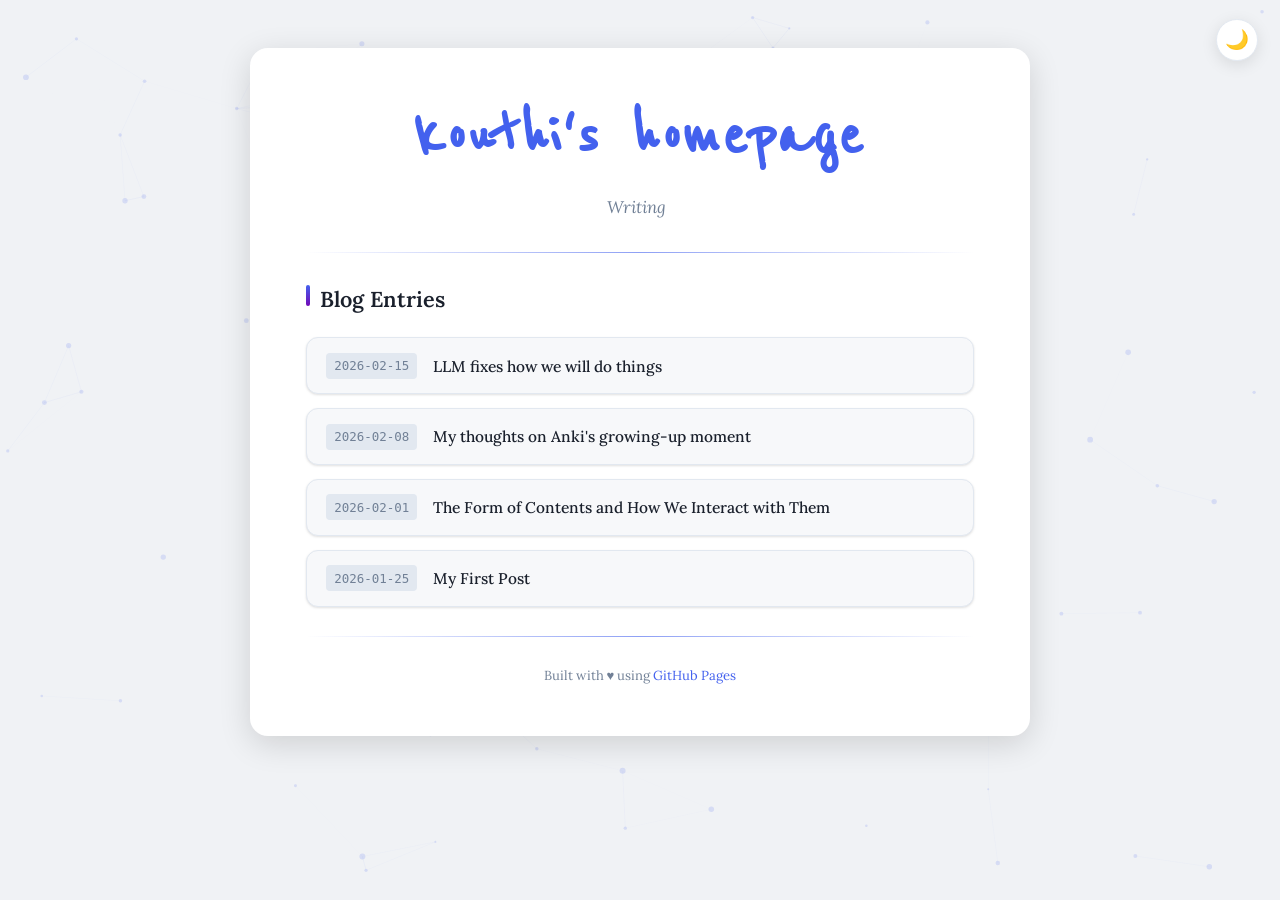
<file: index.html>
<!DOCTYPE html>
<html lang="ja-JP" data-theme="light">
    <head>
        <meta charset="utf-8">
        <meta name="viewport" content="width=device-width, initial-scale=1">
        <title>kouthi's homepage</title>
        <link href="https://fonts.googleapis.com/css2?family=Lora:ital,wght@0,400;0,600;1,400&family=Reenie+Beanie&display=swap" rel="stylesheet">
        <link rel="stylesheet" href="./index.css">
    </head>
    <body>
        <canvas id="bg-canvas" aria-hidden="true"></canvas>

        <button id="theme-toggle" aria-label="Toggle dark/light mode" title="Toggle dark/light mode">🌙</button>

        <div id="main">
            <div class="contents">
                <h1>kouthi's homepage</h1>
                <p class="subtitle" id="typed-subtitle"></p>
                <hr>
                <section>
                    <h2>Blog Entries</h2>
                    <ul id="blog-list"></ul>
                </section>
                <hr>
                <footer class="site-footer">
                    <p>Built with ♥ using <a href="https://pages.github.com/" target="_blank" rel="noopener">GitHub Pages</a></p>
                </footer>
            </div>
        </div>
        <script src="./blog-entries.js"></script>
        <script src="./blog.js"></script>
    </body>
</html>
</file>
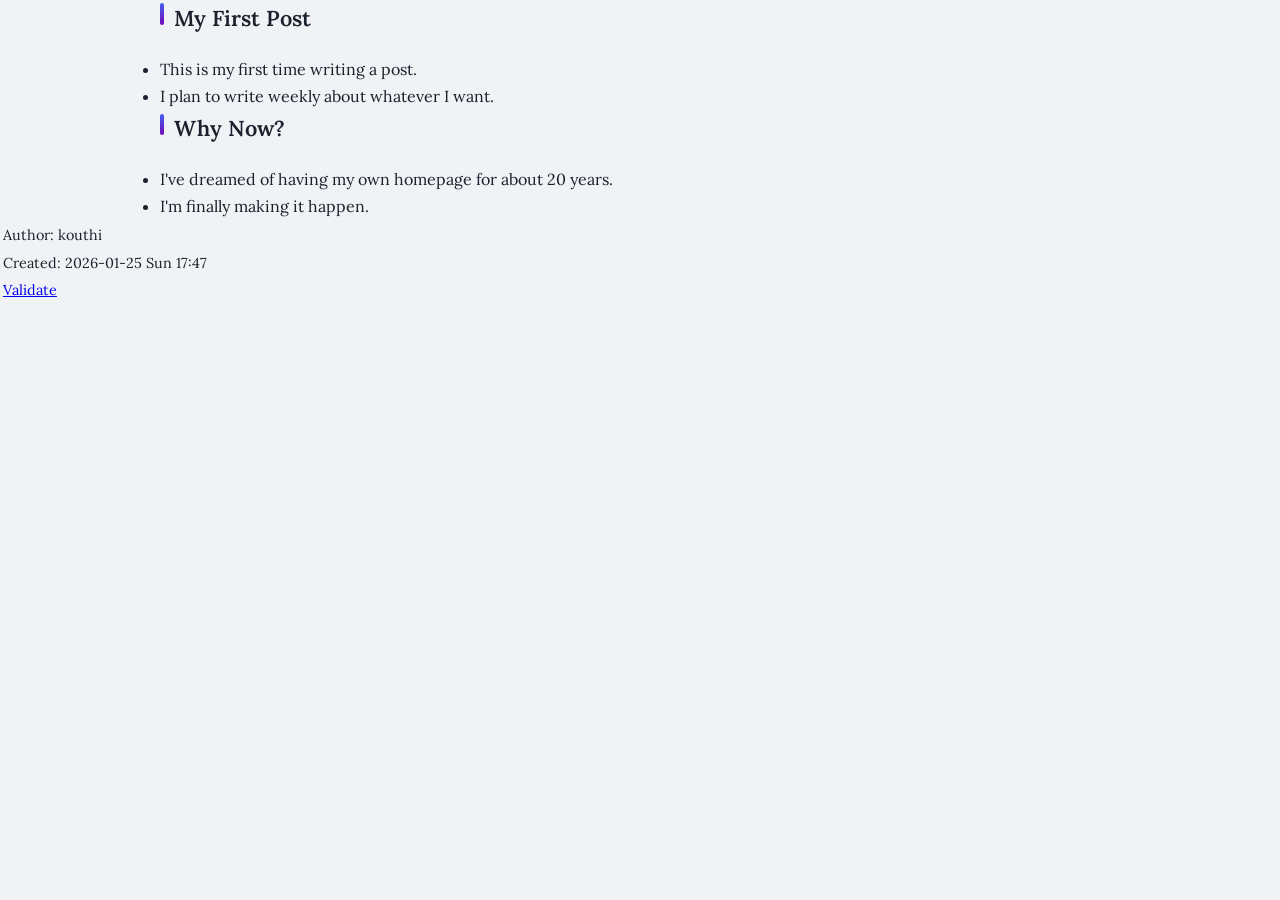
<file: 2026-01-25.html>
<?xml version="1.0" encoding="utf-8"?>
<!DOCTYPE html PUBLIC "-//W3C//DTD XHTML 1.0 Strict//EN"
"http://www.w3.org/TR/xhtml1/DTD/xhtml1-strict.dtd">
<html xmlns="http://www.w3.org/1999/xhtml" lang="en" xml:lang="en">
<head>
<!-- 2026-01-25 Sun 17:47 -->
<meta http-equiv="Content-Type" content="text/html;charset=utf-8" />
<meta name="viewport" content="width=device-width, initial-scale=1" />
<title>2026-01-25</title>
<meta name="author" content="kouthi" />
<meta name="generator" content="Org Mode" />
<style type="text/css">
  #content { max-width: 60em; margin: auto; }
  .title  { text-align: center;
             margin-bottom: .2em; }
  .subtitle { text-align: center;
              font-size: medium;
              font-weight: bold;
              margin-top:0; }
  .todo   { font-family: monospace; color: red; }
  .done   { font-family: monospace; color: green; }
  .priority { font-family: monospace; color: orange; }
  .tag    { background-color: #eee; font-family: monospace;
            padding: 2px; font-size: 80%; font-weight: normal; }
  .timestamp { color: #bebebe; }
  .timestamp-kwd { color: #5f9ea0; }
  .org-right  { margin-left: auto; margin-right: 0px;  text-align: right; }
  .org-left   { margin-left: 0px;  margin-right: auto; text-align: left; }
  .org-center { margin-left: auto; margin-right: auto; text-align: center; }
  .underline { text-decoration: underline; }
  #postamble p, #preamble p { font-size: 90%; margin: .2em; }
  p.verse { margin-left: 3%; }
  pre {
    border: 1px solid #e6e6e6;
    border-radius: 3px;
    background-color: #f2f2f2;
    padding: 8pt;
    font-family: monospace;
    overflow: auto;
    margin: 1.2em;
  }
  pre.src {
    position: relative;
    overflow: auto;
  }
  pre.src:before {
    display: none;
    position: absolute;
    top: -8px;
    right: 12px;
    padding: 3px;
    color: #555;
    background-color: #f2f2f299;
  }
  pre.src:hover:before { display: inline; margin-top: 14px;}
  /* Languages per Org manual */
  pre.src-asymptote:before { content: 'Asymptote'; }
  pre.src-awk:before { content: 'Awk'; }
  pre.src-authinfo::before { content: 'Authinfo'; }
  pre.src-C:before { content: 'C'; }
  /* pre.src-C++ doesn't work in CSS */
  pre.src-clojure:before { content: 'Clojure'; }
  pre.src-css:before { content: 'CSS'; }
  pre.src-D:before { content: 'D'; }
  pre.src-ditaa:before { content: 'ditaa'; }
  pre.src-dot:before { content: 'Graphviz'; }
  pre.src-calc:before { content: 'Emacs Calc'; }
  pre.src-emacs-lisp:before { content: 'Emacs Lisp'; }
  pre.src-fortran:before { content: 'Fortran'; }
  pre.src-gnuplot:before { content: 'gnuplot'; }
  pre.src-haskell:before { content: 'Haskell'; }
  pre.src-hledger:before { content: 'hledger'; }
  pre.src-java:before { content: 'Java'; }
  pre.src-js:before { content: 'Javascript'; }
  pre.src-latex:before { content: 'LaTeX'; }
  pre.src-ledger:before { content: 'Ledger'; }
  pre.src-lisp:before { content: 'Lisp'; }
  pre.src-lilypond:before { content: 'Lilypond'; }
  pre.src-lua:before { content: 'Lua'; }
  pre.src-matlab:before { content: 'MATLAB'; }
  pre.src-mscgen:before { content: 'Mscgen'; }
  pre.src-ocaml:before { content: 'Objective Caml'; }
  pre.src-octave:before { content: 'Octave'; }
  pre.src-org:before { content: 'Org mode'; }
  pre.src-oz:before { content: 'OZ'; }
  pre.src-plantuml:before { content: 'Plantuml'; }
  pre.src-processing:before { content: 'Processing.js'; }
  pre.src-python:before { content: 'Python'; }
  pre.src-R:before { content: 'R'; }
  pre.src-ruby:before { content: 'Ruby'; }
  pre.src-sass:before { content: 'Sass'; }
  pre.src-scheme:before { content: 'Scheme'; }
  pre.src-screen:before { content: 'Gnu Screen'; }
  pre.src-sed:before { content: 'Sed'; }
  pre.src-sh:before { content: 'shell'; }
  pre.src-sql:before { content: 'SQL'; }
  pre.src-sqlite:before { content: 'SQLite'; }
  /* additional languages in org.el's org-babel-load-languages alist */
  pre.src-forth:before { content: 'Forth'; }
  pre.src-io:before { content: 'IO'; }
  pre.src-J:before { content: 'J'; }
  pre.src-makefile:before { content: 'Makefile'; }
  pre.src-maxima:before { content: 'Maxima'; }
  pre.src-perl:before { content: 'Perl'; }
  pre.src-picolisp:before { content: 'Pico Lisp'; }
  pre.src-scala:before { content: 'Scala'; }
  pre.src-shell:before { content: 'Shell Script'; }
  pre.src-ebnf2ps:before { content: 'ebfn2ps'; }
  /* additional language identifiers per "defun org-babel-execute"
       in ob-*.el */
  pre.src-cpp:before  { content: 'C++'; }
  pre.src-abc:before  { content: 'ABC'; }
  pre.src-coq:before  { content: 'Coq'; }
  pre.src-groovy:before  { content: 'Groovy'; }
  /* additional language identifiers from org-babel-shell-names in
     ob-shell.el: ob-shell is the only babel language using a lambda to put
     the execution function name together. */
  pre.src-bash:before  { content: 'bash'; }
  pre.src-csh:before  { content: 'csh'; }
  pre.src-ash:before  { content: 'ash'; }
  pre.src-dash:before  { content: 'dash'; }
  pre.src-ksh:before  { content: 'ksh'; }
  pre.src-mksh:before  { content: 'mksh'; }
  pre.src-posh:before  { content: 'posh'; }
  /* Additional Emacs modes also supported by the LaTeX listings package */
  pre.src-ada:before { content: 'Ada'; }
  pre.src-asm:before { content: 'Assembler'; }
  pre.src-caml:before { content: 'Caml'; }
  pre.src-delphi:before { content: 'Delphi'; }
  pre.src-html:before { content: 'HTML'; }
  pre.src-idl:before { content: 'IDL'; }
  pre.src-mercury:before { content: 'Mercury'; }
  pre.src-metapost:before { content: 'MetaPost'; }
  pre.src-modula-2:before { content: 'Modula-2'; }
  pre.src-pascal:before { content: 'Pascal'; }
  pre.src-ps:before { content: 'PostScript'; }
  pre.src-prolog:before { content: 'Prolog'; }
  pre.src-simula:before { content: 'Simula'; }
  pre.src-tcl:before { content: 'tcl'; }
  pre.src-tex:before { content: 'TeX'; }
  pre.src-plain-tex:before { content: 'Plain TeX'; }
  pre.src-verilog:before { content: 'Verilog'; }
  pre.src-vhdl:before { content: 'VHDL'; }
  pre.src-xml:before { content: 'XML'; }
  pre.src-nxml:before { content: 'XML'; }
  /* add a generic configuration mode; LaTeX export needs an additional
     (add-to-list 'org-latex-listings-langs '(conf " ")) in .emacs */
  pre.src-conf:before { content: 'Configuration File'; }

  table { border-collapse:collapse; }
  caption.t-above { caption-side: top; }
  caption.t-bottom { caption-side: bottom; }
  td, th { vertical-align:top;  }
  th.org-right  { text-align: center;  }
  th.org-left   { text-align: center;   }
  th.org-center { text-align: center; }
  td.org-right  { text-align: right;  }
  td.org-left   { text-align: left;   }
  td.org-center { text-align: center; }
  dt { font-weight: bold; }
  .footpara { display: inline; }
  .footdef  { margin-bottom: 1em; }
  .figure { padding: 1em; }
  .figure p { text-align: center; }
  .equation-container {
    display: table;
    text-align: center;
    width: 100%;
  }
  .equation {
    vertical-align: middle;
  }
  .equation-label {
    display: table-cell;
    text-align: right;
    vertical-align: middle;
  }
  .inlinetask {
    padding: 10px;
    border: 2px solid gray;
    margin: 10px;
    background: #ffffcc;
  }
  #org-div-home-and-up
   { text-align: right; font-size: 70%; white-space: nowrap; }
  textarea { overflow-x: auto; }
  .linenr { font-size: smaller }
  .code-highlighted { background-color: #ffff00; }
  .org-info-js_info-navigation { border-style: none; }
  #org-info-js_console-label
    { font-size: 10px; font-weight: bold; white-space: nowrap; }
  .org-info-js_search-highlight
    { background-color: #ffff00; color: #000000; font-weight: bold; }
  .org-svg { }
</style>
<link href="https://fonts.googleapis.com/css?family=Lora|Reenie+Beanie" rel="stylesheet">
<link rel="stylesheet" href="./index.css">
<style>.title { display: none; }</style>
</head>
<body>
<div id="content" class="content">
<h1 class="title">2026-01-25</h1>
<div id="outline-container-org55667b8" class="outline-2">
<h2 id="org55667b8">My First Post</h2>
<div class="outline-text-2" id="text-org55667b8">
<ul class="org-ul">
<li>This is my first time writing a post.</li>
<li>I plan to write weekly about whatever I want.</li>
</ul>
</div>
</div>
<div id="outline-container-org1093f7e" class="outline-2">
<h2 id="org1093f7e">Why Now?</h2>
<div class="outline-text-2" id="text-org1093f7e">
<ul class="org-ul">
<li>I've dreamed of having my own homepage for about 20 years.</li>
<li>I'm finally making it happen.</li>
</ul>
</div>
</div>
</div>
<div id="postamble" class="status">
<p class="author">Author: kouthi</p>
<p class="date">Created: 2026-01-25 Sun 17:47</p>
<p class="validation"><a href="https://validator.w3.org/check?uri=referer">Validate</a></p>
</div>
</body>
</html>
</file>
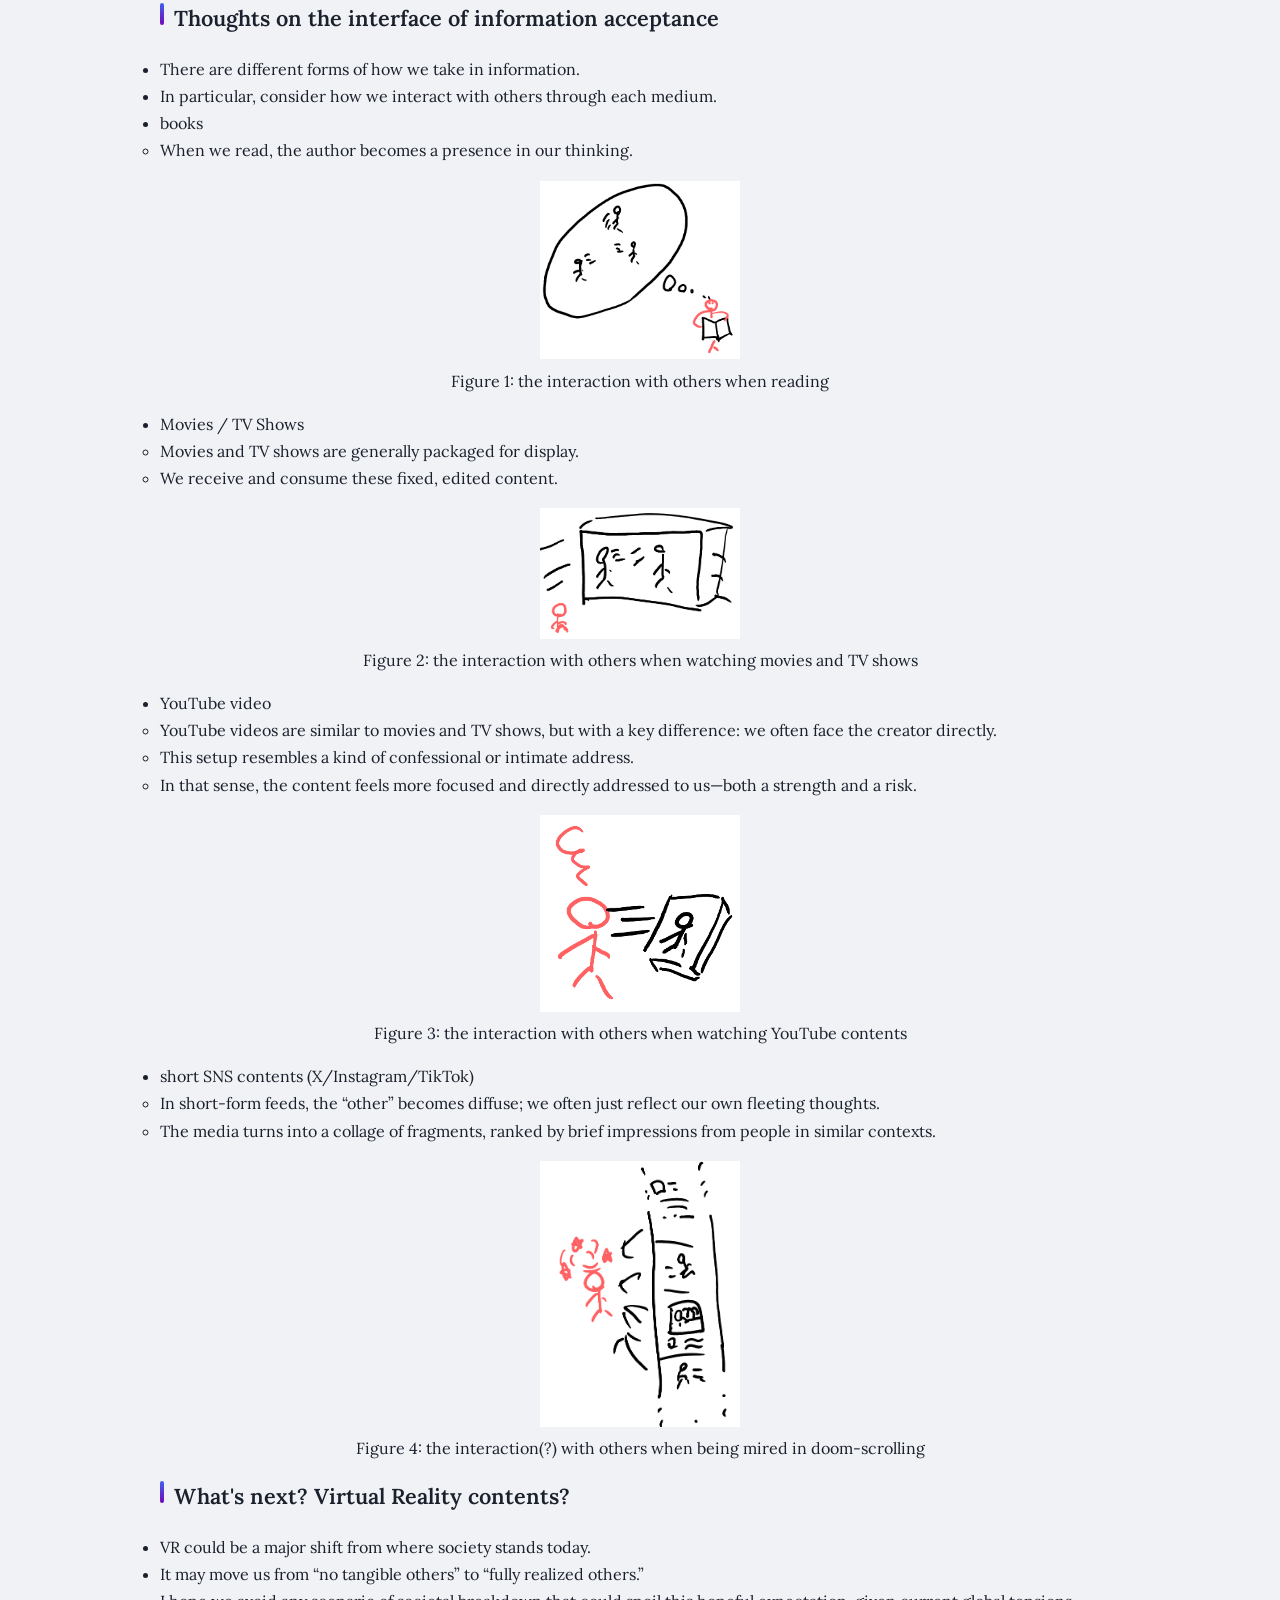
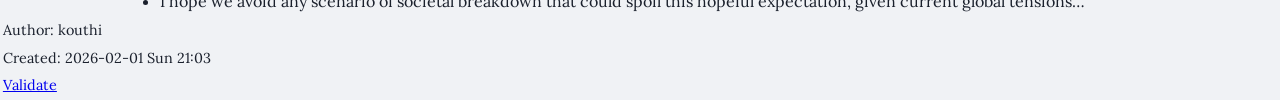
<file: 2026-02-01.html>
<?xml version="1.0" encoding="utf-8"?>
<!DOCTYPE html PUBLIC "-//W3C//DTD XHTML 1.0 Strict//EN"
"http://www.w3.org/TR/xhtml1/DTD/xhtml1-strict.dtd">
<html xmlns="http://www.w3.org/1999/xhtml" lang="en" xml:lang="en">
<head>
<!-- 2026-02-01 Sun 21:03 -->
<meta http-equiv="Content-Type" content="text/html;charset=utf-8" />
<meta name="viewport" content="width=device-width, initial-scale=1" />
<title>2026-02-01</title>
<meta name="author" content="kouthi" />
<meta name="generator" content="Org Mode" />
<style type="text/css">
  #content { max-width: 60em; margin: auto; }
  .title  { text-align: center;
             margin-bottom: .2em; }
  .subtitle { text-align: center;
              font-size: medium;
              font-weight: bold;
              margin-top:0; }
  .todo   { font-family: monospace; color: red; }
  .done   { font-family: monospace; color: green; }
  .priority { font-family: monospace; color: orange; }
  .tag    { background-color: #eee; font-family: monospace;
            padding: 2px; font-size: 80%; font-weight: normal; }
  .timestamp { color: #bebebe; }
  .timestamp-kwd { color: #5f9ea0; }
  .org-right  { margin-left: auto; margin-right: 0px;  text-align: right; }
  .org-left   { margin-left: 0px;  margin-right: auto; text-align: left; }
  .org-center { margin-left: auto; margin-right: auto; text-align: center; }
  .underline { text-decoration: underline; }
  #postamble p, #preamble p { font-size: 90%; margin: .2em; }
  p.verse { margin-left: 3%; }
  pre {
    border: 1px solid #e6e6e6;
    border-radius: 3px;
    background-color: #f2f2f2;
    padding: 8pt;
    font-family: monospace;
    overflow: auto;
    margin: 1.2em;
  }
  pre.src {
    position: relative;
    overflow: auto;
  }
  pre.src:before {
    display: none;
    position: absolute;
    top: -8px;
    right: 12px;
    padding: 3px;
    color: #555;
    background-color: #f2f2f299;
  }
  pre.src:hover:before { display: inline; margin-top: 14px;}
  /* Languages per Org manual */
  pre.src-asymptote:before { content: 'Asymptote'; }
  pre.src-awk:before { content: 'Awk'; }
  pre.src-authinfo::before { content: 'Authinfo'; }
  pre.src-C:before { content: 'C'; }
  /* pre.src-C++ doesn't work in CSS */
  pre.src-clojure:before { content: 'Clojure'; }
  pre.src-css:before { content: 'CSS'; }
  pre.src-D:before { content: 'D'; }
  pre.src-ditaa:before { content: 'ditaa'; }
  pre.src-dot:before { content: 'Graphviz'; }
  pre.src-calc:before { content: 'Emacs Calc'; }
  pre.src-emacs-lisp:before { content: 'Emacs Lisp'; }
  pre.src-fortran:before { content: 'Fortran'; }
  pre.src-gnuplot:before { content: 'gnuplot'; }
  pre.src-haskell:before { content: 'Haskell'; }
  pre.src-hledger:before { content: 'hledger'; }
  pre.src-java:before { content: 'Java'; }
  pre.src-js:before { content: 'Javascript'; }
  pre.src-latex:before { content: 'LaTeX'; }
  pre.src-ledger:before { content: 'Ledger'; }
  pre.src-lisp:before { content: 'Lisp'; }
  pre.src-lilypond:before { content: 'Lilypond'; }
  pre.src-lua:before { content: 'Lua'; }
  pre.src-matlab:before { content: 'MATLAB'; }
  pre.src-mscgen:before { content: 'Mscgen'; }
  pre.src-ocaml:before { content: 'Objective Caml'; }
  pre.src-octave:before { content: 'Octave'; }
  pre.src-org:before { content: 'Org mode'; }
  pre.src-oz:before { content: 'OZ'; }
  pre.src-plantuml:before { content: 'Plantuml'; }
  pre.src-processing:before { content: 'Processing.js'; }
  pre.src-python:before { content: 'Python'; }
  pre.src-R:before { content: 'R'; }
  pre.src-ruby:before { content: 'Ruby'; }
  pre.src-sass:before { content: 'Sass'; }
  pre.src-scheme:before { content: 'Scheme'; }
  pre.src-screen:before { content: 'Gnu Screen'; }
  pre.src-sed:before { content: 'Sed'; }
  pre.src-sh:before { content: 'shell'; }
  pre.src-sql:before { content: 'SQL'; }
  pre.src-sqlite:before { content: 'SQLite'; }
  /* additional languages in org.el's org-babel-load-languages alist */
  pre.src-forth:before { content: 'Forth'; }
  pre.src-io:before { content: 'IO'; }
  pre.src-J:before { content: 'J'; }
  pre.src-makefile:before { content: 'Makefile'; }
  pre.src-maxima:before { content: 'Maxima'; }
  pre.src-perl:before { content: 'Perl'; }
  pre.src-picolisp:before { content: 'Pico Lisp'; }
  pre.src-scala:before { content: 'Scala'; }
  pre.src-shell:before { content: 'Shell Script'; }
  pre.src-ebnf2ps:before { content: 'ebfn2ps'; }
  /* additional language identifiers per "defun org-babel-execute"
       in ob-*.el */
  pre.src-cpp:before  { content: 'C++'; }
  pre.src-abc:before  { content: 'ABC'; }
  pre.src-coq:before  { content: 'Coq'; }
  pre.src-groovy:before  { content: 'Groovy'; }
  /* additional language identifiers from org-babel-shell-names in
     ob-shell.el: ob-shell is the only babel language using a lambda to put
     the execution function name together. */
  pre.src-bash:before  { content: 'bash'; }
  pre.src-csh:before  { content: 'csh'; }
  pre.src-ash:before  { content: 'ash'; }
  pre.src-dash:before  { content: 'dash'; }
  pre.src-ksh:before  { content: 'ksh'; }
  pre.src-mksh:before  { content: 'mksh'; }
  pre.src-posh:before  { content: 'posh'; }
  /* Additional Emacs modes also supported by the LaTeX listings package */
  pre.src-ada:before { content: 'Ada'; }
  pre.src-asm:before { content: 'Assembler'; }
  pre.src-caml:before { content: 'Caml'; }
  pre.src-delphi:before { content: 'Delphi'; }
  pre.src-html:before { content: 'HTML'; }
  pre.src-idl:before { content: 'IDL'; }
  pre.src-mercury:before { content: 'Mercury'; }
  pre.src-metapost:before { content: 'MetaPost'; }
  pre.src-modula-2:before { content: 'Modula-2'; }
  pre.src-pascal:before { content: 'Pascal'; }
  pre.src-ps:before { content: 'PostScript'; }
  pre.src-prolog:before { content: 'Prolog'; }
  pre.src-simula:before { content: 'Simula'; }
  pre.src-tcl:before { content: 'tcl'; }
  pre.src-tex:before { content: 'TeX'; }
  pre.src-plain-tex:before { content: 'Plain TeX'; }
  pre.src-verilog:before { content: 'Verilog'; }
  pre.src-vhdl:before { content: 'VHDL'; }
  pre.src-xml:before { content: 'XML'; }
  pre.src-nxml:before { content: 'XML'; }
  /* add a generic configuration mode; LaTeX export needs an additional
     (add-to-list 'org-latex-listings-langs '(conf " ")) in .emacs */
  pre.src-conf:before { content: 'Configuration File'; }

  table { border-collapse:collapse; }
  caption.t-above { caption-side: top; }
  caption.t-bottom { caption-side: bottom; }
  td, th { vertical-align:top;  }
  th.org-right  { text-align: center;  }
  th.org-left   { text-align: center;   }
  th.org-center { text-align: center; }
  td.org-right  { text-align: right;  }
  td.org-left   { text-align: left;   }
  td.org-center { text-align: center; }
  dt { font-weight: bold; }
  .footpara { display: inline; }
  .footdef  { margin-bottom: 1em; }
  .figure { padding: 1em; }
  .figure p { text-align: center; }
  .equation-container {
    display: table;
    text-align: center;
    width: 100%;
  }
  .equation {
    vertical-align: middle;
  }
  .equation-label {
    display: table-cell;
    text-align: right;
    vertical-align: middle;
  }
  .inlinetask {
    padding: 10px;
    border: 2px solid gray;
    margin: 10px;
    background: #ffffcc;
  }
  #org-div-home-and-up
   { text-align: right; font-size: 70%; white-space: nowrap; }
  textarea { overflow-x: auto; }
  .linenr { font-size: smaller }
  .code-highlighted { background-color: #ffff00; }
  .org-info-js_info-navigation { border-style: none; }
  #org-info-js_console-label
    { font-size: 10px; font-weight: bold; white-space: nowrap; }
  .org-info-js_search-highlight
    { background-color: #ffff00; color: #000000; font-weight: bold; }
  .org-svg { }
</style>
<link href="https://fonts.googleapis.com/css?family=Lora|Reenie+Beanie" rel="stylesheet">
<link rel="stylesheet" href="./index.css">
<style>.title { display: none; }</style>
</head>
<body>
<div id="content" class="content">
<h1 class="title">2026-02-01</h1>
<div id="outline-container-org711b705" class="outline-2">
<h2 id="org711b705">Thoughts on the interface of information acceptance</h2>
<div class="outline-text-2" id="text-org711b705">
<ul class="org-ul">
<li>There are different forms of how we take in information.</li>
<li>In particular, consider how we interact with others through each medium.</li>
</ul>
</div>
<ul class="org-ul">
<li><a id="orgc8cadc7"></a>books<br />
<div class="outline-text-3" id="text-orgc8cadc7">
<ul class="org-ul">
<li>When we read, the author becomes a presence in our thinking.</li>
</ul>


<div id="org1979d9c" class="figure">
<p><img src="img/2026-02-01_01_reading.png" alt="the interaction with others when reading" width="200" />
</p>
<p><span class="figure-number">Figure 1: </span>the interaction with others when reading</p>
</div>
</div>
</li>
<li><a id="org12723a6"></a>Movies / TV Shows<br />
<div class="outline-text-3" id="text-org12723a6">
<ul class="org-ul">
<li>Movies and TV shows are generally packaged for display.</li>
<li>We receive and consume these fixed, edited content.</li>
</ul>


<div id="orgc74240a" class="figure">
<p><img src="img/2026-02-01_02_Movies_and_TVs.png" alt="the interaction with others when reading" width="200" />
</p>
<p><span class="figure-number">Figure 2: </span>the interaction with others when watching movies and TV shows</p>
</div>
</div>
</li>
<li><a id="orgd40f42b"></a>YouTube video<br />
<div class="outline-text-3" id="text-orgd40f42b">
<ul class="org-ul">
<li>YouTube videos are similar to movies and TV shows, but with a key difference: we often face the creator directly.</li>
<li>This setup resembles a kind of confessional or intimate address.</li>
<li>In that sense, the content feels more focused and directly addressed to us—both a strength and a risk.</li>
</ul>


<div id="org7e40c66" class="figure">
<p><img src="img/2026-02-01_03_YouTubes.png" alt="the interaction with others when reading" width="200" />
</p>
<p><span class="figure-number">Figure 3: </span>the interaction with others when watching YouTube contents</p>
</div>
</div>
</li>
<li><a id="org08893e0"></a>short SNS contents (X/Instagram/TikTok)<br />
<div class="outline-text-3" id="text-org08893e0">
<ul class="org-ul">
<li>In short-form feeds, the “other” becomes diffuse; we often just reflect our own fleeting thoughts.</li>
<li>The media turns into a collage of fragments, ranked by brief impressions from people in similar contexts.</li>
</ul>


<div id="orge084f17" class="figure">
<p><img src="img/2026-02-01_04_doom_scrolls.png" alt="the interaction with others when reading" width="200" />
</p>
<p><span class="figure-number">Figure 4: </span>the interaction(?) with others when being mired in doom-scrolling</p>
</div>
</div>
</li>
</ul>
</div>
<div id="outline-container-org9f68bcb" class="outline-2">
<h2 id="org9f68bcb">What's next? Virtual Reality contents?</h2>
<div class="outline-text-2" id="text-org9f68bcb">
<ul class="org-ul">
<li>VR could be a major shift from where society stands today.</li>
<li>It may move us from “no tangible others” to “fully realized others.”</li>
<li>I hope we avoid any scenario of societal breakdown that could spoil this hopeful expectation, given current global tensions&#x2026;</li>
</ul>
</div>
</div>
</div>
<div id="postamble" class="status">
<p class="author">Author: kouthi</p>
<p class="date">Created: 2026-02-01 Sun 21:03</p>
<p class="validation"><a href="https://validator.w3.org/check?uri=referer">Validate</a></p>
</div>
</body>
</html>
</file>
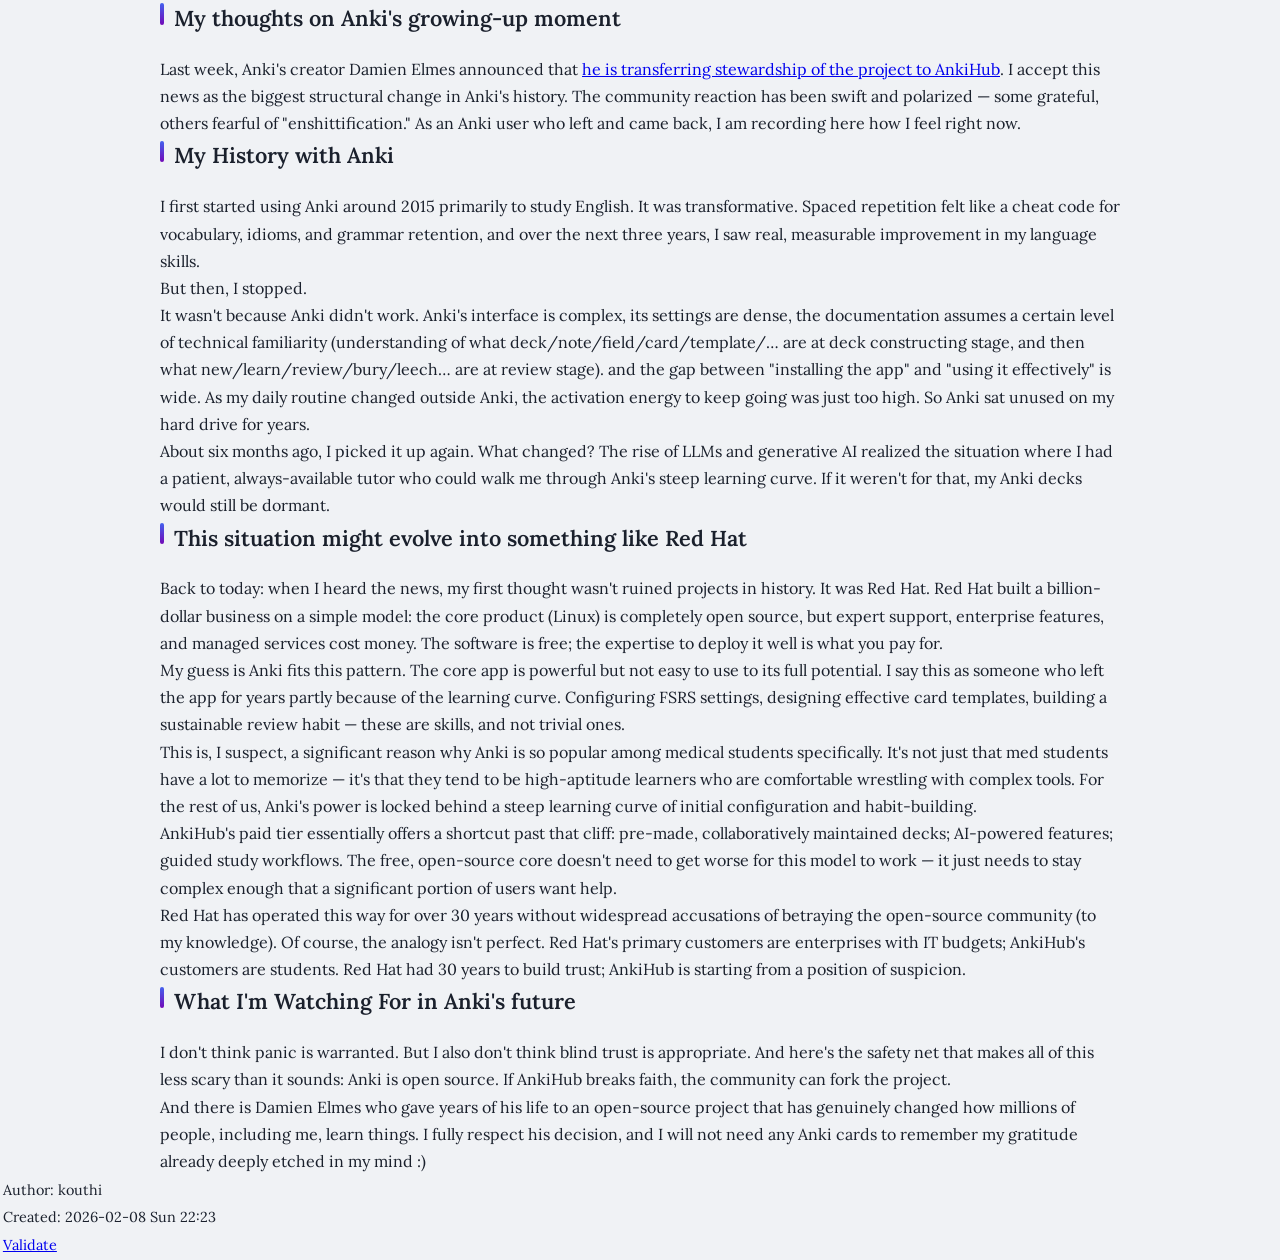
<file: 2026-02-08.html>
<?xml version="1.0" encoding="utf-8"?>
<!DOCTYPE html PUBLIC "-//W3C//DTD XHTML 1.0 Strict//EN"
"http://www.w3.org/TR/xhtml1/DTD/xhtml1-strict.dtd">
<html xmlns="http://www.w3.org/1999/xhtml" lang="en" xml:lang="en">
<head>
<!-- 2026-02-08 Sun 22:23 -->
<meta http-equiv="Content-Type" content="text/html;charset=utf-8" />
<meta name="viewport" content="width=device-width, initial-scale=1" />
<title>2026-02-08</title>
<meta name="author" content="kouthi" />
<meta name="generator" content="Org Mode" />
<style type="text/css">
  #content { max-width: 60em; margin: auto; }
  .title  { text-align: center;
             margin-bottom: .2em; }
  .subtitle { text-align: center;
              font-size: medium;
              font-weight: bold;
              margin-top:0; }
  .todo   { font-family: monospace; color: red; }
  .done   { font-family: monospace; color: green; }
  .priority { font-family: monospace; color: orange; }
  .tag    { background-color: #eee; font-family: monospace;
            padding: 2px; font-size: 80%; font-weight: normal; }
  .timestamp { color: #bebebe; }
  .timestamp-kwd { color: #5f9ea0; }
  .org-right  { margin-left: auto; margin-right: 0px;  text-align: right; }
  .org-left   { margin-left: 0px;  margin-right: auto; text-align: left; }
  .org-center { margin-left: auto; margin-right: auto; text-align: center; }
  .underline { text-decoration: underline; }
  #postamble p, #preamble p { font-size: 90%; margin: .2em; }
  p.verse { margin-left: 3%; }
  pre {
    border: 1px solid #e6e6e6;
    border-radius: 3px;
    background-color: #f2f2f2;
    padding: 8pt;
    font-family: monospace;
    overflow: auto;
    margin: 1.2em;
  }
  pre.src {
    position: relative;
    overflow: auto;
  }
  pre.src:before {
    display: none;
    position: absolute;
    top: -8px;
    right: 12px;
    padding: 3px;
    color: #555;
    background-color: #f2f2f299;
  }
  pre.src:hover:before { display: inline; margin-top: 14px;}
  /* Languages per Org manual */
  pre.src-asymptote:before { content: 'Asymptote'; }
  pre.src-awk:before { content: 'Awk'; }
  pre.src-authinfo::before { content: 'Authinfo'; }
  pre.src-C:before { content: 'C'; }
  /* pre.src-C++ doesn't work in CSS */
  pre.src-clojure:before { content: 'Clojure'; }
  pre.src-css:before { content: 'CSS'; }
  pre.src-D:before { content: 'D'; }
  pre.src-ditaa:before { content: 'ditaa'; }
  pre.src-dot:before { content: 'Graphviz'; }
  pre.src-calc:before { content: 'Emacs Calc'; }
  pre.src-emacs-lisp:before { content: 'Emacs Lisp'; }
  pre.src-fortran:before { content: 'Fortran'; }
  pre.src-gnuplot:before { content: 'gnuplot'; }
  pre.src-haskell:before { content: 'Haskell'; }
  pre.src-hledger:before { content: 'hledger'; }
  pre.src-java:before { content: 'Java'; }
  pre.src-js:before { content: 'Javascript'; }
  pre.src-latex:before { content: 'LaTeX'; }
  pre.src-ledger:before { content: 'Ledger'; }
  pre.src-lisp:before { content: 'Lisp'; }
  pre.src-lilypond:before { content: 'Lilypond'; }
  pre.src-lua:before { content: 'Lua'; }
  pre.src-matlab:before { content: 'MATLAB'; }
  pre.src-mscgen:before { content: 'Mscgen'; }
  pre.src-ocaml:before { content: 'Objective Caml'; }
  pre.src-octave:before { content: 'Octave'; }
  pre.src-org:before { content: 'Org mode'; }
  pre.src-oz:before { content: 'OZ'; }
  pre.src-plantuml:before { content: 'Plantuml'; }
  pre.src-processing:before { content: 'Processing.js'; }
  pre.src-python:before { content: 'Python'; }
  pre.src-R:before { content: 'R'; }
  pre.src-ruby:before { content: 'Ruby'; }
  pre.src-sass:before { content: 'Sass'; }
  pre.src-scheme:before { content: 'Scheme'; }
  pre.src-screen:before { content: 'Gnu Screen'; }
  pre.src-sed:before { content: 'Sed'; }
  pre.src-sh:before { content: 'shell'; }
  pre.src-sql:before { content: 'SQL'; }
  pre.src-sqlite:before { content: 'SQLite'; }
  /* additional languages in org.el's org-babel-load-languages alist */
  pre.src-forth:before { content: 'Forth'; }
  pre.src-io:before { content: 'IO'; }
  pre.src-J:before { content: 'J'; }
  pre.src-makefile:before { content: 'Makefile'; }
  pre.src-maxima:before { content: 'Maxima'; }
  pre.src-perl:before { content: 'Perl'; }
  pre.src-picolisp:before { content: 'Pico Lisp'; }
  pre.src-scala:before { content: 'Scala'; }
  pre.src-shell:before { content: 'Shell Script'; }
  pre.src-ebnf2ps:before { content: 'ebfn2ps'; }
  /* additional language identifiers per "defun org-babel-execute"
       in ob-*.el */
  pre.src-cpp:before  { content: 'C++'; }
  pre.src-abc:before  { content: 'ABC'; }
  pre.src-coq:before  { content: 'Coq'; }
  pre.src-groovy:before  { content: 'Groovy'; }
  /* additional language identifiers from org-babel-shell-names in
     ob-shell.el: ob-shell is the only babel language using a lambda to put
     the execution function name together. */
  pre.src-bash:before  { content: 'bash'; }
  pre.src-csh:before  { content: 'csh'; }
  pre.src-ash:before  { content: 'ash'; }
  pre.src-dash:before  { content: 'dash'; }
  pre.src-ksh:before  { content: 'ksh'; }
  pre.src-mksh:before  { content: 'mksh'; }
  pre.src-posh:before  { content: 'posh'; }
  /* Additional Emacs modes also supported by the LaTeX listings package */
  pre.src-ada:before { content: 'Ada'; }
  pre.src-asm:before { content: 'Assembler'; }
  pre.src-caml:before { content: 'Caml'; }
  pre.src-delphi:before { content: 'Delphi'; }
  pre.src-html:before { content: 'HTML'; }
  pre.src-idl:before { content: 'IDL'; }
  pre.src-mercury:before { content: 'Mercury'; }
  pre.src-metapost:before { content: 'MetaPost'; }
  pre.src-modula-2:before { content: 'Modula-2'; }
  pre.src-pascal:before { content: 'Pascal'; }
  pre.src-ps:before { content: 'PostScript'; }
  pre.src-prolog:before { content: 'Prolog'; }
  pre.src-simula:before { content: 'Simula'; }
  pre.src-tcl:before { content: 'tcl'; }
  pre.src-tex:before { content: 'TeX'; }
  pre.src-plain-tex:before { content: 'Plain TeX'; }
  pre.src-verilog:before { content: 'Verilog'; }
  pre.src-vhdl:before { content: 'VHDL'; }
  pre.src-xml:before { content: 'XML'; }
  pre.src-nxml:before { content: 'XML'; }
  /* add a generic configuration mode; LaTeX export needs an additional
     (add-to-list 'org-latex-listings-langs '(conf " ")) in .emacs */
  pre.src-conf:before { content: 'Configuration File'; }

  table { border-collapse:collapse; }
  caption.t-above { caption-side: top; }
  caption.t-bottom { caption-side: bottom; }
  td, th { vertical-align:top;  }
  th.org-right  { text-align: center;  }
  th.org-left   { text-align: center;   }
  th.org-center { text-align: center; }
  td.org-right  { text-align: right;  }
  td.org-left   { text-align: left;   }
  td.org-center { text-align: center; }
  dt { font-weight: bold; }
  .footpara { display: inline; }
  .footdef  { margin-bottom: 1em; }
  .figure { padding: 1em; }
  .figure p { text-align: center; }
  .equation-container {
    display: table;
    text-align: center;
    width: 100%;
  }
  .equation {
    vertical-align: middle;
  }
  .equation-label {
    display: table-cell;
    text-align: right;
    vertical-align: middle;
  }
  .inlinetask {
    padding: 10px;
    border: 2px solid gray;
    margin: 10px;
    background: #ffffcc;
  }
  #org-div-home-and-up
   { text-align: right; font-size: 70%; white-space: nowrap; }
  textarea { overflow-x: auto; }
  .linenr { font-size: smaller }
  .code-highlighted { background-color: #ffff00; }
  .org-info-js_info-navigation { border-style: none; }
  #org-info-js_console-label
    { font-size: 10px; font-weight: bold; white-space: nowrap; }
  .org-info-js_search-highlight
    { background-color: #ffff00; color: #000000; font-weight: bold; }
  .org-svg { }
</style>
<link href="https://fonts.googleapis.com/css?family=Lora|Reenie+Beanie" rel="stylesheet">
<link rel="stylesheet" href="./index.css">
<style>.title { display: none; }</style>
</head>
<body>
<div id="content" class="content">
<h1 class="title">2026-02-08</h1>
<div id="outline-container-org6fcbe8d" class="outline-2">
<h2 id="org6fcbe8d">My thoughts on Anki's growing-up moment</h2>
<div class="outline-text-2" id="text-org6fcbe8d">
<p>
Last week, Anki's creator Damien Elmes announced that <a href="https://forums.ankiweb.net/t/ankis-growing-up/68610">he is transferring stewardship of the project to AnkiHub</a>. I accept this news as the biggest structural change in Anki's history. The community reaction has been swift and polarized — some grateful, others fearful of "enshittification." As an Anki user who left and came back, I am recording here how I feel right now.
</p>
</div>
</div>
<div id="outline-container-orge78e320" class="outline-2">
<h2 id="orge78e320">My History with Anki</h2>
<div class="outline-text-2" id="text-orge78e320">
<p>
I first started using Anki around 2015 primarily to study English. It was transformative. Spaced repetition felt like a cheat code for vocabulary, idioms, and grammar retention, and over the next three years, I saw real, measurable improvement in my language skills.
</p>

<p>
But then, I stopped.
</p>

<p>
It wasn't because Anki didn't work. Anki's interface is complex, its settings are dense, the documentation assumes a certain level of technical familiarity (understanding of what deck/note/field/card/template/&#x2026; are at deck constructing stage, and then what new/learn/review/bury/leech&#x2026; are at review stage). and the gap between "installing the app" and "using it effectively" is wide. As my daily routine changed outside Anki, the activation energy to keep going was just too high. So Anki sat unused on my hard drive for years.
</p>

<p>
About six months ago, I picked it up again. What changed? The rise of LLMs and generative AI realized the situation where I had a patient, always-available tutor who could walk me through Anki's steep learning curve. If it weren't for that, my Anki decks would still be dormant.
</p>
</div>
</div>
<div id="outline-container-org8699342" class="outline-2">
<h2 id="org8699342">This situation might evolve into something like Red Hat</h2>
<div class="outline-text-2" id="text-org8699342">
<p>
Back to today: when I heard the news, my first thought wasn't ruined projects in history. It was Red Hat.
Red Hat built a billion-dollar business on a simple model: the core product (Linux) is completely open source, but expert support, enterprise features, and managed services cost money. The software is free; the expertise to deploy it well is what you pay for.
</p>

<p>
My guess is Anki fits this pattern. The core app is powerful but not easy to use to its full potential. I say this as someone who left the app for years partly because of the learning curve. Configuring FSRS settings, designing effective card templates, building a sustainable review habit — these are skills, and not trivial ones.
</p>

<p>
This is, I suspect, a significant reason why Anki is so popular among medical students specifically. It's not just that med students have a lot to memorize — it's that they tend to be high-aptitude learners who are comfortable wrestling with complex tools. For the rest of us, Anki's power is locked behind a steep learning curve of initial configuration and habit-building.
</p>

<p>
AnkiHub's paid tier essentially offers a shortcut past that cliff: pre-made, collaboratively maintained decks; AI-powered features; guided study workflows. The free, open-source core doesn't need to get worse for this model to work — it just needs to stay complex enough that a significant portion of users want help.
</p>

<p>
Red Hat has operated this way for over 30 years without widespread accusations of betraying the open-source community (to my knowledge). Of course, the analogy isn't perfect. Red Hat's primary customers are enterprises with IT budgets; AnkiHub's customers are students. Red Hat had 30 years to build trust; AnkiHub is starting from a position of suspicion.
</p>
</div>
</div>
<div id="outline-container-org9343cb2" class="outline-2">
<h2 id="org9343cb2">What I'm Watching For in Anki's future</h2>
<div class="outline-text-2" id="text-org9343cb2">
<p>
I don't think panic is warranted. But I also don't think blind trust is appropriate. And here's the safety net that makes all of this less scary than it sounds: Anki is open source. If AnkiHub breaks faith, the community can fork the project.
</p>

<p>
And there is Damien Elmes who gave years of his life to an open-source project that has genuinely changed how millions of people, including me, learn things. I fully respect his decision, and I will not need any Anki cards to remember my gratitude already deeply etched in my mind :)
</p>
</div>
</div>
</div>
<div id="postamble" class="status">
<p class="author">Author: kouthi</p>
<p class="date">Created: 2026-02-08 Sun 22:23</p>
<p class="validation"><a href="https://validator.w3.org/check?uri=referer">Validate</a></p>
</div>
</body>
</html>
</file>
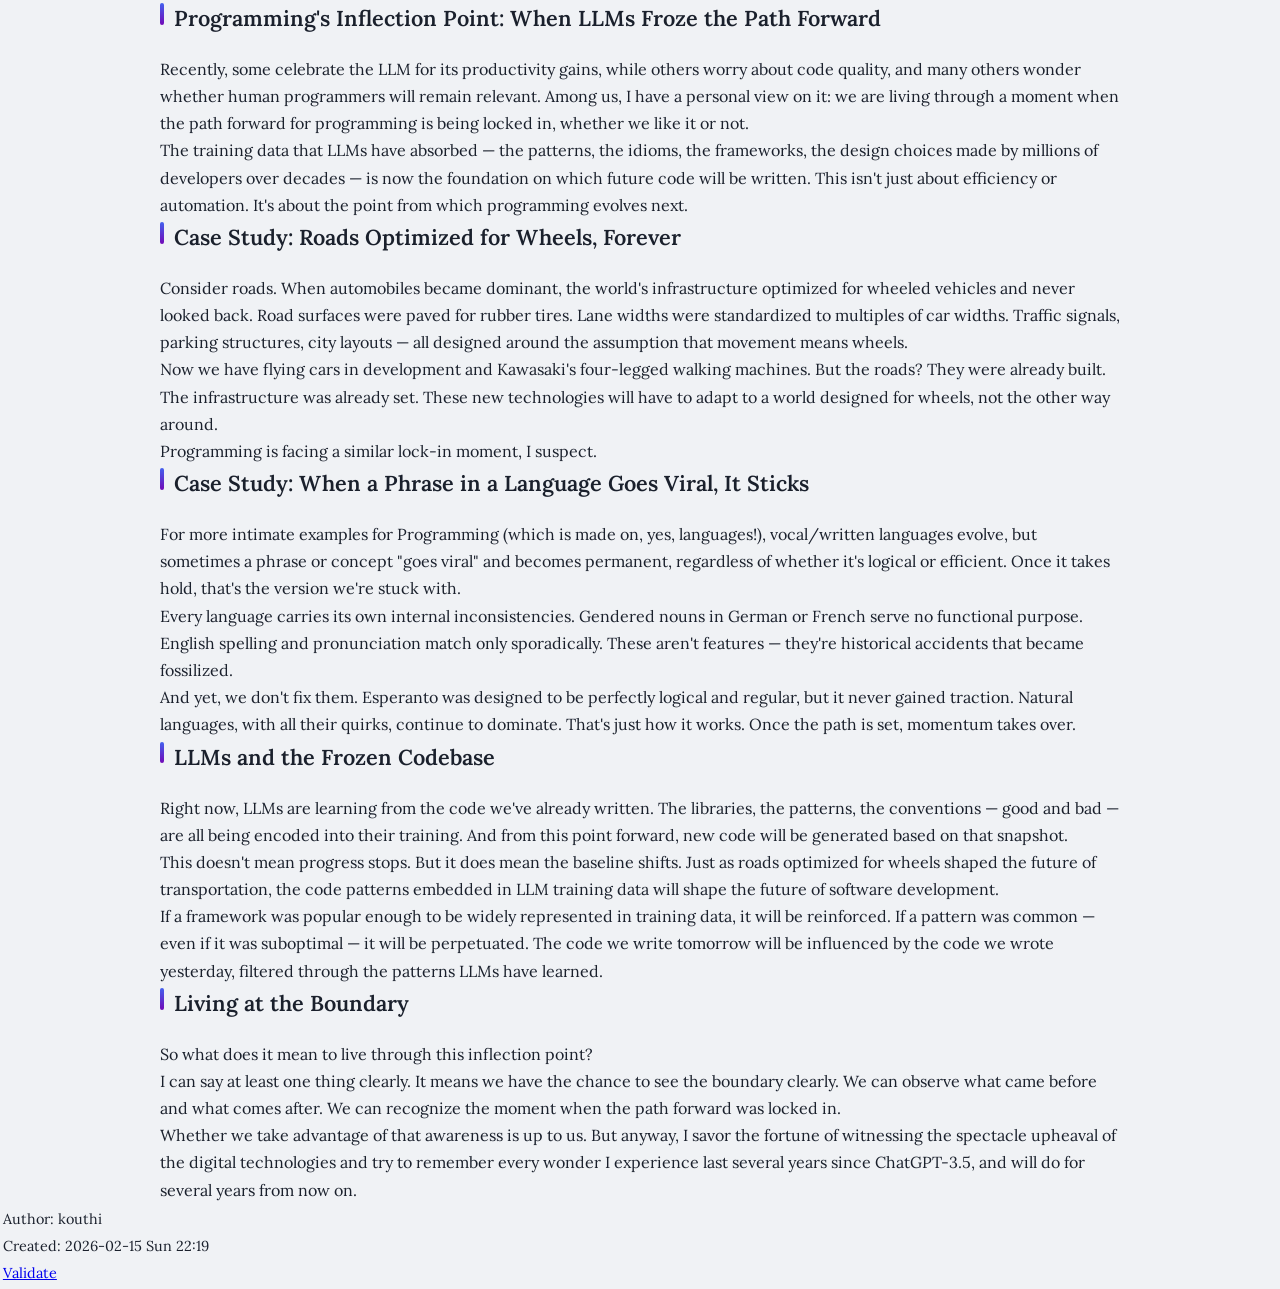
<file: 2026-02-15.html>
<?xml version="1.0" encoding="utf-8"?>
<!DOCTYPE html PUBLIC "-//W3C//DTD XHTML 1.0 Strict//EN"
"http://www.w3.org/TR/xhtml1/DTD/xhtml1-strict.dtd">
<html xmlns="http://www.w3.org/1999/xhtml" lang="en" xml:lang="en">
<head>
<!-- 2026-02-15 Sun 22:19 -->
<meta http-equiv="Content-Type" content="text/html;charset=utf-8" />
<meta name="viewport" content="width=device-width, initial-scale=1" />
<title>2026-02-15</title>
<meta name="author" content="kouthi" />
<meta name="generator" content="Org Mode" />
<style type="text/css">
  #content { max-width: 60em; margin: auto; }
  .title  { text-align: center;
             margin-bottom: .2em; }
  .subtitle { text-align: center;
              font-size: medium;
              font-weight: bold;
              margin-top:0; }
  .todo   { font-family: monospace; color: red; }
  .done   { font-family: monospace; color: green; }
  .priority { font-family: monospace; color: orange; }
  .tag    { background-color: #eee; font-family: monospace;
            padding: 2px; font-size: 80%; font-weight: normal; }
  .timestamp { color: #bebebe; }
  .timestamp-kwd { color: #5f9ea0; }
  .org-right  { margin-left: auto; margin-right: 0px;  text-align: right; }
  .org-left   { margin-left: 0px;  margin-right: auto; text-align: left; }
  .org-center { margin-left: auto; margin-right: auto; text-align: center; }
  .underline { text-decoration: underline; }
  #postamble p, #preamble p { font-size: 90%; margin: .2em; }
  p.verse { margin-left: 3%; }
  pre {
    border: 1px solid #e6e6e6;
    border-radius: 3px;
    background-color: #f2f2f2;
    padding: 8pt;
    font-family: monospace;
    overflow: auto;
    margin: 1.2em;
  }
  pre.src {
    position: relative;
    overflow: auto;
  }
  pre.src:before {
    display: none;
    position: absolute;
    top: -8px;
    right: 12px;
    padding: 3px;
    color: #555;
    background-color: #f2f2f299;
  }
  pre.src:hover:before { display: inline; margin-top: 14px;}
  /* Languages per Org manual */
  pre.src-asymptote:before { content: 'Asymptote'; }
  pre.src-awk:before { content: 'Awk'; }
  pre.src-authinfo::before { content: 'Authinfo'; }
  pre.src-C:before { content: 'C'; }
  /* pre.src-C++ doesn't work in CSS */
  pre.src-clojure:before { content: 'Clojure'; }
  pre.src-css:before { content: 'CSS'; }
  pre.src-D:before { content: 'D'; }
  pre.src-ditaa:before { content: 'ditaa'; }
  pre.src-dot:before { content: 'Graphviz'; }
  pre.src-calc:before { content: 'Emacs Calc'; }
  pre.src-emacs-lisp:before { content: 'Emacs Lisp'; }
  pre.src-fortran:before { content: 'Fortran'; }
  pre.src-gnuplot:before { content: 'gnuplot'; }
  pre.src-haskell:before { content: 'Haskell'; }
  pre.src-hledger:before { content: 'hledger'; }
  pre.src-java:before { content: 'Java'; }
  pre.src-js:before { content: 'Javascript'; }
  pre.src-latex:before { content: 'LaTeX'; }
  pre.src-ledger:before { content: 'Ledger'; }
  pre.src-lisp:before { content: 'Lisp'; }
  pre.src-lilypond:before { content: 'Lilypond'; }
  pre.src-lua:before { content: 'Lua'; }
  pre.src-matlab:before { content: 'MATLAB'; }
  pre.src-mscgen:before { content: 'Mscgen'; }
  pre.src-ocaml:before { content: 'Objective Caml'; }
  pre.src-octave:before { content: 'Octave'; }
  pre.src-org:before { content: 'Org mode'; }
  pre.src-oz:before { content: 'OZ'; }
  pre.src-plantuml:before { content: 'Plantuml'; }
  pre.src-processing:before { content: 'Processing.js'; }
  pre.src-python:before { content: 'Python'; }
  pre.src-R:before { content: 'R'; }
  pre.src-ruby:before { content: 'Ruby'; }
  pre.src-sass:before { content: 'Sass'; }
  pre.src-scheme:before { content: 'Scheme'; }
  pre.src-screen:before { content: 'Gnu Screen'; }
  pre.src-sed:before { content: 'Sed'; }
  pre.src-sh:before { content: 'shell'; }
  pre.src-sql:before { content: 'SQL'; }
  pre.src-sqlite:before { content: 'SQLite'; }
  /* additional languages in org.el's org-babel-load-languages alist */
  pre.src-forth:before { content: 'Forth'; }
  pre.src-io:before { content: 'IO'; }
  pre.src-J:before { content: 'J'; }
  pre.src-makefile:before { content: 'Makefile'; }
  pre.src-maxima:before { content: 'Maxima'; }
  pre.src-perl:before { content: 'Perl'; }
  pre.src-picolisp:before { content: 'Pico Lisp'; }
  pre.src-scala:before { content: 'Scala'; }
  pre.src-shell:before { content: 'Shell Script'; }
  pre.src-ebnf2ps:before { content: 'ebfn2ps'; }
  /* additional language identifiers per "defun org-babel-execute"
       in ob-*.el */
  pre.src-cpp:before  { content: 'C++'; }
  pre.src-abc:before  { content: 'ABC'; }
  pre.src-coq:before  { content: 'Coq'; }
  pre.src-groovy:before  { content: 'Groovy'; }
  /* additional language identifiers from org-babel-shell-names in
     ob-shell.el: ob-shell is the only babel language using a lambda to put
     the execution function name together. */
  pre.src-bash:before  { content: 'bash'; }
  pre.src-csh:before  { content: 'csh'; }
  pre.src-ash:before  { content: 'ash'; }
  pre.src-dash:before  { content: 'dash'; }
  pre.src-ksh:before  { content: 'ksh'; }
  pre.src-mksh:before  { content: 'mksh'; }
  pre.src-posh:before  { content: 'posh'; }
  /* Additional Emacs modes also supported by the LaTeX listings package */
  pre.src-ada:before { content: 'Ada'; }
  pre.src-asm:before { content: 'Assembler'; }
  pre.src-caml:before { content: 'Caml'; }
  pre.src-delphi:before { content: 'Delphi'; }
  pre.src-html:before { content: 'HTML'; }
  pre.src-idl:before { content: 'IDL'; }
  pre.src-mercury:before { content: 'Mercury'; }
  pre.src-metapost:before { content: 'MetaPost'; }
  pre.src-modula-2:before { content: 'Modula-2'; }
  pre.src-pascal:before { content: 'Pascal'; }
  pre.src-ps:before { content: 'PostScript'; }
  pre.src-prolog:before { content: 'Prolog'; }
  pre.src-simula:before { content: 'Simula'; }
  pre.src-tcl:before { content: 'tcl'; }
  pre.src-tex:before { content: 'TeX'; }
  pre.src-plain-tex:before { content: 'Plain TeX'; }
  pre.src-verilog:before { content: 'Verilog'; }
  pre.src-vhdl:before { content: 'VHDL'; }
  pre.src-xml:before { content: 'XML'; }
  pre.src-nxml:before { content: 'XML'; }
  /* add a generic configuration mode; LaTeX export needs an additional
     (add-to-list 'org-latex-listings-langs '(conf " ")) in .emacs */
  pre.src-conf:before { content: 'Configuration File'; }

  table { border-collapse:collapse; }
  caption.t-above { caption-side: top; }
  caption.t-bottom { caption-side: bottom; }
  td, th { vertical-align:top;  }
  th.org-right  { text-align: center;  }
  th.org-left   { text-align: center;   }
  th.org-center { text-align: center; }
  td.org-right  { text-align: right;  }
  td.org-left   { text-align: left;   }
  td.org-center { text-align: center; }
  dt { font-weight: bold; }
  .footpara { display: inline; }
  .footdef  { margin-bottom: 1em; }
  .figure { padding: 1em; }
  .figure p { text-align: center; }
  .equation-container {
    display: table;
    text-align: center;
    width: 100%;
  }
  .equation {
    vertical-align: middle;
  }
  .equation-label {
    display: table-cell;
    text-align: right;
    vertical-align: middle;
  }
  .inlinetask {
    padding: 10px;
    border: 2px solid gray;
    margin: 10px;
    background: #ffffcc;
  }
  #org-div-home-and-up
   { text-align: right; font-size: 70%; white-space: nowrap; }
  textarea { overflow-x: auto; }
  .linenr { font-size: smaller }
  .code-highlighted { background-color: #ffff00; }
  .org-info-js_info-navigation { border-style: none; }
  #org-info-js_console-label
    { font-size: 10px; font-weight: bold; white-space: nowrap; }
  .org-info-js_search-highlight
    { background-color: #ffff00; color: #000000; font-weight: bold; }
  .org-svg { }
</style>
<link href="https://fonts.googleapis.com/css?family=Lora|Reenie+Beanie" rel="stylesheet">
<link rel="stylesheet" href="./index.css">
<style>.title { display: none; }</style>
</head>
<body>
<div id="content" class="content">
<h1 class="title">2026-02-15</h1>
<div id="outline-container-org8bf2ccd" class="outline-2">
<h2 id="org8bf2ccd">Programming's Inflection Point: When LLMs Froze the Path Forward</h2>
<div class="outline-text-2" id="text-org8bf2ccd">
<p>
Recently, some celebrate the LLM for its productivity gains, while others worry about code quality, and many others wonder whether human programmers will remain relevant. Among us, I have a personal view on it: we are living through a moment when the path forward for programming is being locked in, whether we like it or not.
</p>

<p>
The training data that LLMs have absorbed — the patterns, the idioms, the frameworks, the design choices made by millions of developers over decades — is now the foundation on which future code will be written. This isn't just about efficiency or automation. It's about the point from which programming evolves next.
</p>
</div>
</div>
<div id="outline-container-org1fcc85d" class="outline-2">
<h2 id="org1fcc85d">Case Study: Roads Optimized for Wheels, Forever</h2>
<div class="outline-text-2" id="text-org1fcc85d">
<p>
Consider roads. When automobiles became dominant, the world's infrastructure optimized for wheeled vehicles and never looked back. Road surfaces were paved for rubber tires. Lane widths were standardized to multiples of car widths. Traffic signals, parking structures, city layouts — all designed around the assumption that movement means wheels.
</p>

<p>
Now we have flying cars in development and Kawasaki's four-legged walking machines. But the roads? They were already built. The infrastructure was already set. These new technologies will have to adapt to a world designed for wheels, not the other way around.
</p>

<p>
Programming is facing a similar lock-in moment, I suspect.
</p>
</div>
</div>
<div id="outline-container-orgbe6fd52" class="outline-2">
<h2 id="orgbe6fd52">Case Study: When a Phrase in a Language Goes Viral, It Sticks</h2>
<div class="outline-text-2" id="text-orgbe6fd52">
<p>
For more intimate examples for Programming (which is made on, yes, languages!), vocal/written languages evolve, but sometimes a phrase or concept "goes viral" and becomes permanent, regardless of whether it's logical or efficient. Once it takes hold, that's the version we're stuck with.
</p>

<p>
Every language carries its own internal inconsistencies. Gendered nouns in German or French serve no functional purpose. English spelling and pronunciation match only sporadically. These aren't features — they're historical accidents that became fossilized.
</p>

<p>
And yet, we don't fix them. Esperanto was designed to be perfectly logical and regular, but it never gained traction. Natural languages, with all their quirks, continue to dominate. That's just how it works. Once the path is set, momentum takes over.
</p>
</div>
</div>
<div id="outline-container-orge9231ea" class="outline-2">
<h2 id="orge9231ea">LLMs and the Frozen Codebase</h2>
<div class="outline-text-2" id="text-orge9231ea">
<p>
Right now, LLMs are learning from the code we've already written. The libraries, the patterns, the conventions — good and bad — are all being encoded into their training. And from this point forward, new code will be generated based on that snapshot.
</p>

<p>
This doesn't mean progress stops. But it does mean the baseline shifts. Just as roads optimized for wheels shaped the future of transportation, the code patterns embedded in LLM training data will shape the future of software development.
</p>

<p>
If a framework was popular enough to be widely represented in training data, it will be reinforced. If a pattern was common — even if it was suboptimal — it will be perpetuated. The code we write tomorrow will be influenced by the code we wrote yesterday, filtered through the patterns LLMs have learned.
</p>
</div>
</div>
<div id="outline-container-org842d3c1" class="outline-2">
<h2 id="org842d3c1">Living at the Boundary</h2>
<div class="outline-text-2" id="text-org842d3c1">
<p>
So what does it mean to live through this inflection point?
</p>

<p>
I can say at least one thing clearly. It means we have the chance to see the boundary clearly. We can observe what came before and what comes after. We can recognize the moment when the path forward was locked in.
</p>

<p>
Whether we take advantage of that awareness is up to us. But anyway, I savor the fortune of witnessing the spectacle upheaval of the digital technologies and try to remember every wonder I experience last several years since ChatGPT-3.5, and will do for several years from now on.
</p>
</div>
</div>
</div>
<div id="postamble" class="status">
<p class="author">Author: kouthi</p>
<p class="date">Created: 2026-02-15 Sun 22:19</p>
<p class="validation"><a href="https://validator.w3.org/check?uri=referer">Validate</a></p>
</div>
</body>
</html>
</file>
<file: index.css>
/* ── Custom properties (design tokens) ── */
:root {
    --bg:          #f0f2f5;
    --surface:     #ffffff;
    --surface2:    #f7f8fa;
    --border:      #e2e8f0;
    --text:        #1a202c;
    --text-muted:  #718096;
    --accent:      #4361ee;
    --accent-2:    #7209b7;
    --accent-hover:#3a0ca3;
    --hr:          linear-gradient(to right, transparent, var(--accent), transparent);
    --shadow-sm:   0 1px 3px rgba(0,0,0,.08), 0 1px 2px rgba(0,0,0,.05);
    --shadow-md:   0 4px 16px rgba(0,0,0,.10);
    --shadow-lg:   0 8px 32px rgba(0,0,0,.14);
    --radius:      12px;
    --transition:  0.25s cubic-bezier(.4,0,.2,1);
}

[data-theme="dark"] {
    --bg:          #0f1117;
    --surface:     #1a1d27;
    --surface2:    #22263a;
    --border:      #2d3148;
    --text:        #e2e8f0;
    --text-muted:  #94a3b8;
    --accent:      #818cf8;
    --accent-2:    #c084fc;
    --accent-hover:#a5b4fc;
    --shadow-sm:   0 1px 3px rgba(0,0,0,.3);
    --shadow-md:   0 4px 16px rgba(0,0,0,.4);
    --shadow-lg:   0 8px 32px rgba(0,0,0,.5);
}

/* ── Reset / base ── */
*, *::before, *::after { box-sizing: border-box; margin: 0; padding: 0; }

html { scroll-behavior: smooth; }

body {
    min-height: 100vh;
    width: 100%;
    background-color: var(--bg);
    color: var(--text);
    font-family: 'Lora', serif;
    font-size: 16px;
    line-height: 1.7;
    transition: background-color var(--transition), color var(--transition);
    overflow-x: hidden;
}

/* ── Animated canvas background ── */
#bg-canvas {
    position: fixed;
    inset: 0;
    width: 100%;
    height: 100%;
    pointer-events: none;
    z-index: 0;
    opacity: .6;
}

/* ── Dark/light toggle ── */
#theme-toggle {
    position: fixed;
    top: 1.2rem;
    right: 1.4rem;
    z-index: 100;
    background: var(--surface);
    border: 1px solid var(--border);
    border-radius: 50%;
    width: 2.6rem;
    height: 2.6rem;
    font-size: 1.2rem;
    cursor: pointer;
    display: flex;
    align-items: center;
    justify-content: center;
    box-shadow: var(--shadow-md);
    transition: transform var(--transition), box-shadow var(--transition), background var(--transition);
}
#theme-toggle:hover {
    transform: rotate(20deg) scale(1.12);
    box-shadow: var(--shadow-lg);
}

/* ── Layout ── */
#main {
    position: relative;
    z-index: 1;
    display: flex;
    align-items: flex-start;
    justify-content: center;
    padding: 3rem 1rem 4rem;
}

.contents {
    width: 100%;
    max-width: 780px;
    background: var(--surface);
    border-radius: calc(var(--radius) * 1.5);
    box-shadow: var(--shadow-lg);
    padding: 3rem 3.5rem;
    animation: slide-up .6s ease both;
}

@media (max-width: 600px) {
    .contents { padding: 2rem 1.4rem; }
}

@keyframes slide-up {
    from { opacity: 0; transform: translateY(32px); }
    to   { opacity: 1; transform: translateY(0); }
}

/* ── Typography ── */
h1 {
    font-family: 'Reenie Beanie', cursive;
    font-size: clamp(2.8rem, 8vw, 4.5rem);
    color: var(--accent);
    text-align: center;
    letter-spacing: .02em;
    line-height: 1.1;
    transition: color var(--transition);
    cursor: default;
    position: relative;
    display: inline-block;
    width: 100%;
}
h1::after {
    content: '';
    display: block;
    height: 3px;
    width: 0;
    background: linear-gradient(90deg, var(--accent), var(--accent-2));
    border-radius: 99px;
    margin: .4rem auto 0;
    transition: width .6s ease;
}
h1:hover::after { width: 60%; }
h1:hover { color: var(--accent-2); }

h2 {
    font-size: 1.35rem;
    font-weight: 600;
    color: var(--text);
    margin-bottom: 1.2rem;
    position: relative;
    padding-left: .9rem;
}
h2::before {
    content: '';
    position: absolute;
    left: 0; top: .15em;
    width: 4px;
    height: 1em;
    background: linear-gradient(to bottom, var(--accent), var(--accent-2));
    border-radius: 2px;
}

/* ── Typed subtitle ── */
.subtitle {
    font-size: 1.05rem;
    color: var(--text-muted);
    text-align: center;
    min-height: 1.8em;
    margin-top: .5rem;
    font-style: italic;
}
.cursor {
    display: inline-block;
    width: 2px;
    background: var(--accent);
    margin-left: 2px;
    animation: blink .7s step-end infinite;
}
@keyframes blink {
    0%, 100% { opacity: 1; }
    50%       { opacity: 0; }
}

/* ── Dividers ── */
hr {
    border: none;
    height: 1px;
    background: var(--hr);
    margin: 1.8rem 0;
    opacity: .6;
}

/* ── Blog list ── */
#blog-list {
    list-style: none;
    display: flex;
    flex-direction: column;
    gap: .85rem;
    padding: 0;
}

#blog-list li {
    opacity: 0;
    transform: translateX(-18px);
    transition: opacity .4s ease, transform .4s ease, box-shadow var(--transition);
}
#blog-list li.visible {
    opacity: 1;
    transform: translateX(0);
}

#blog-list li a {
    display: flex;
    align-items: center;
    gap: 1rem;
    padding: .9rem 1.2rem;
    background: var(--surface2);
    border: 1px solid var(--border);
    border-radius: var(--radius);
    color: var(--text);
    text-decoration: none;
    font-size: .97rem;
    box-shadow: var(--shadow-sm);
    transition:
        background var(--transition),
        border-color var(--transition),
        transform var(--transition),
        box-shadow var(--transition),
        color var(--transition);
    position: relative;
    overflow: hidden;
}
#blog-list li a::before {
    content: '';
    position: absolute;
    left: 0; top: 0; bottom: 0;
    width: 3px;
    background: linear-gradient(to bottom, var(--accent), var(--accent-2));
    border-radius: 3px 0 0 3px;
    transform: scaleY(0);
    transition: transform var(--transition);
}
#blog-list li a:hover {
    background: var(--surface);
    border-color: var(--accent);
    transform: translateX(4px);
    box-shadow: var(--shadow-md);
    color: var(--accent);
}
#blog-list li a:hover::before { transform: scaleY(1); }

.entry-date {
    font-size: .78rem;
    color: var(--text-muted);
    white-space: nowrap;
    font-family: monospace;
    background: var(--border);
    padding: .15rem .5rem;
    border-radius: 4px;
    transition: background var(--transition), color var(--transition);
}
#blog-list li a:hover .entry-date {
    background: var(--accent);
    color: #fff;
}

.entry-title {
    flex: 1;
    font-weight: 500;
}

/* ── Footer ── */
.site-footer {
    text-align: center;
    font-size: .82rem;
    color: var(--text-muted);
    margin-top: .5rem;
}
.site-footer a {
    color: var(--accent);
    text-decoration: none;
}
.site-footer a:hover { text-decoration: underline; }
</file>
